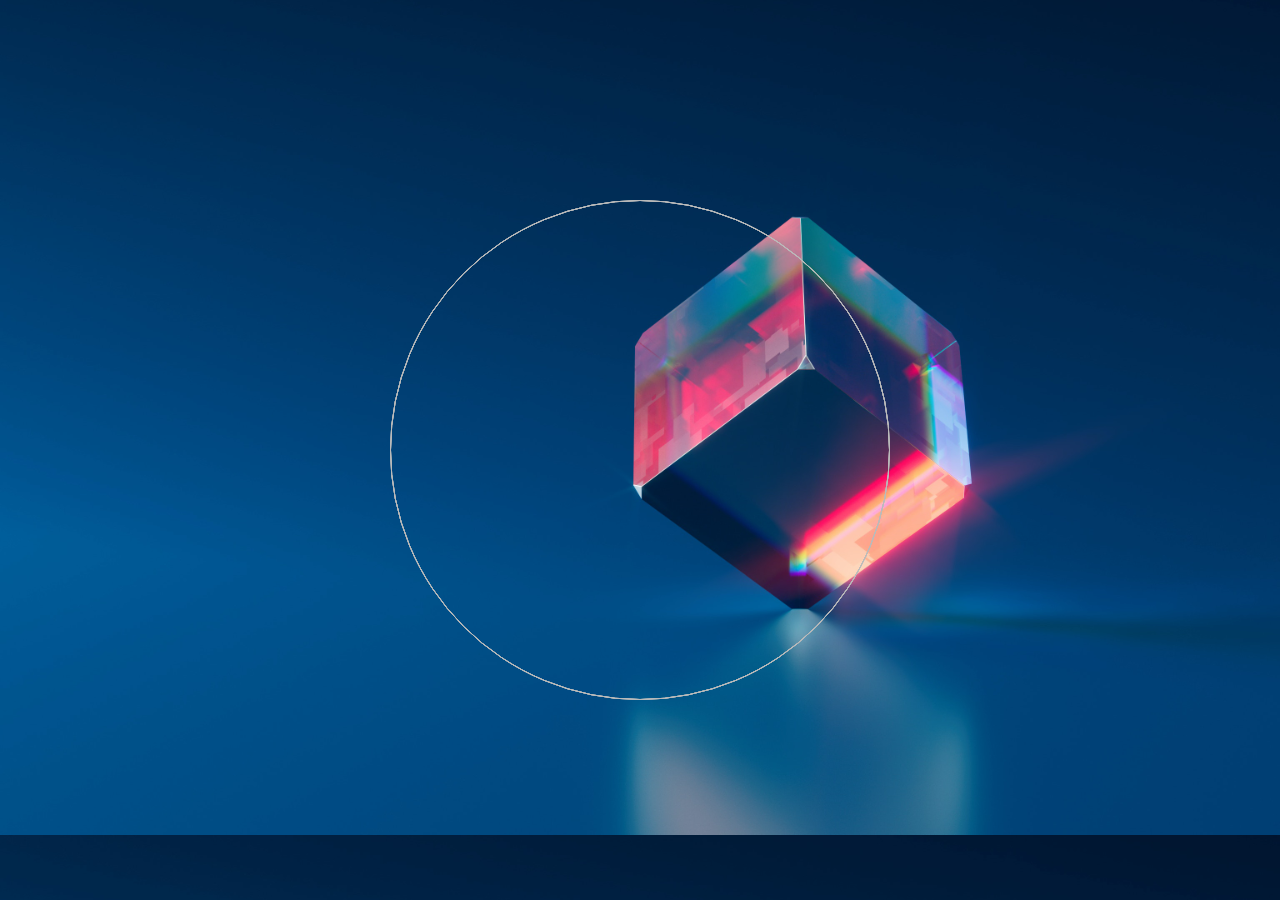
<file: index.html>
<!DOCTYPE html>

<html>
  <head>
    <link rel="stylesheet" href="style.css" />
  </head>
  <body>
    <div class="circle a"></div>
    <div class="circle b"></div>
    <div class="circle c"></div>
    <div class="circle d"></div>
  </body>
</html>
</file>
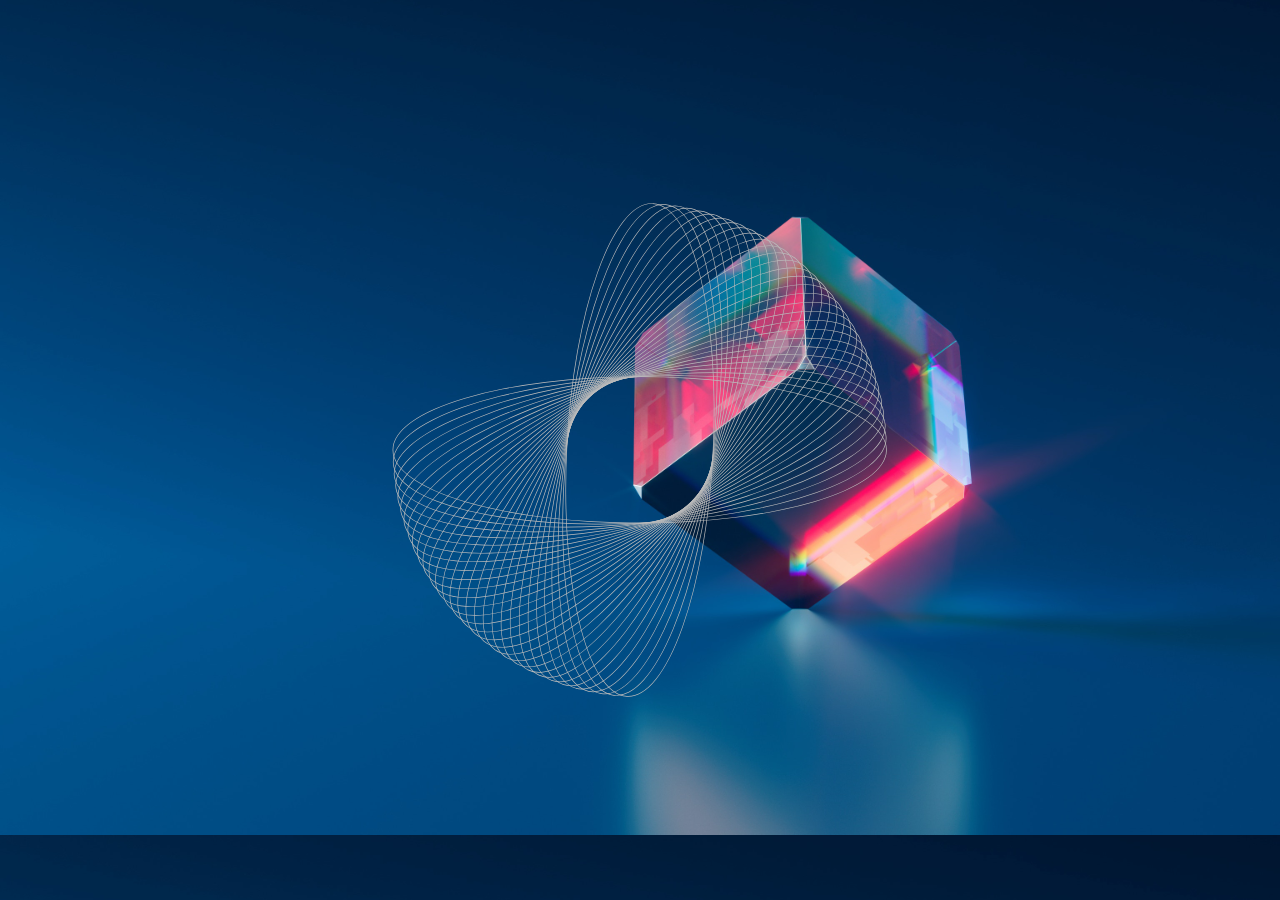
<file: looper v2/index.html>
<!DOCTYPE html>

<html>
  <head>
    <link rel="stylesheet" href="style.css" />
  </head>
  <body>
    <div class="circle n1"></div>
    <div class="circle n2"></div>
    <div class="circle n3"></div>
    <div class="circle n4"></div>
    <div class="circle n5"></div>
    <div class="circle n6"></div>
    <div class="circle n7"></div>
    <div class="circle n8"></div>
    <div class="circle n9"></div>
    <div class="circle n10"></div>
    <div class="circle n11"></div>
    <div class="circle n12"></div>
    <div class="circle n13"></div>
    <div class="circle n14"></div>
    <div class="circle n15"></div>
    <div class="circle n16"></div>
    <div class="circle n17"></div>
    <div class="circle n18"></div>
    <div class="circle n19"></div>
    <div class="circle n20"></div>
    <div class="circle n21"></div>
    <div class="circle n22"></div>
    <div class="circle n23"></div>
    <div class="circle n24"></div>
    <div class="circle n25"></div>
    <div class="circle n26"></div>
    <div class="circle n27"></div>
    <div class="circle n28"></div>
    <div class="circle n29"></div>
    <div class="circle n30"></div>
  </body>
</html>
</file>
<file: style.css>
body {
  background-image: url("./cube.jpg");
  background-clip: border-box;
  background-size: cover;
  background-position-y: -65px;
  display: flex;
  align-items: center;
  justify-content: center;
  height: 100vh;
  padding: 0;
  margin: 0;
  box-sizing: border-box;
}
.circle {
  position: absolute;
  color: red;
  display: flex;
  align-items: center;
  justify-content: center;
  height: 500px;
  width: 500px;
  border: 1px solid #bbb;
  border-radius: 0;
  border-radius: 50%;
  animation-duration: 8s;
  animation-iteration-count: infinite;
  animation-fill-mode: both;
  animation-timing-function: linear;
  animation-direction: normal;
  box-sizing: border-box;
}

.a {
  animation-name: twirl-a;
}

.b {
  animation-name: twirl-b;
}

.c {
  animation-name: twirl-c;
}
.d {
  animation-name: twirl-d;
}

@keyframes twirl-a {
  0% {
    transform: scale(0.6) rotate3D(1, 1, 1, 0deg);
  }
  50% {
    transform: scale(1) rotate3D(1, 1, 1, 380deg);
  }
  100% {
    transform: scale(0.6) rotate3D(1, 1, 1, 1440deg);
  }
}

@keyframes twirl-b {
  0% {
    transform: scale(0.6) rotate3D(1, 1, 1, 0deg);
  }
  50% {
    transform: scale(1) rotate3D(1, 1, 1, 470deg);
  }
  100% {
    transform: scale(0.6) rotate3D(1, 1, 1, 1440deg);
  }
}
@keyframes twirl-c {
  0% {
    transform: scale(0.6) rotate3D(1, 1, 1, 0deg);
  }
  50% {
    transform: scale(1) rotate3D(1, 1, 1, 560deg);
  }
  100% {
    transform: scale(0.6) rotate3D(1, 1, 1, 1440deg);
  }
}
@keyframes twirl-d {
  0% {
    transform: scale(0.6) rotate3D(1, 1, 1, 0deg);
  }
  50% {
    transform: scale(1) rotate3D(1, 1, 1, 630deg);
  }
  100% {
    transform: scale(0.6) rotate3D(1, 1, 1, 1440deg);
  }
}
</file>
<file: looper v2/style.css>
body {
  background-image: url("./cube.jpg");
  background-color: #191941;
  background-clip: border-box;
  background-size: cover;
  background-position-y: -65px;
  display: flex;
  align-items: center;
  justify-content: center;
  height: 100vh;
  padding: 0;
  margin: 0;
  box-sizing: border-box;
}
.circle {
  position: absolute;
  color: red;
  display: flex;
  align-items: center;
  justify-content: center;
  height: 705.59px;
  width: 209.68px;
  border: 1px solid #bbb;
  scale: 0.7;
  border-radius: 0;
  border-radius: 50%;

  box-sizing: border-box;
}
.n1 {
  transform: rotateZ(3deg);
  animation: twirl1 8s both infinite linear normal;
}

.n2 {
  transform: rotateZ(6deg);
  animation: twirl2 8s both infinite linear normal;
}
.n3 {
  transform: rotateZ(9deg);
  animation: twirl3 8s both infinite linear normal;
}
.n4 {
  transform: rotateZ(12deg);
  animation: twirl4 8s both infinite linear normal;
}
.n5 {
  transform: rotateZ(15deg);
  animation: twirl5 8s both infinite linear normal;
}
.n6 {
  transform: rotateZ(18deg);
  animation: twirl6 8s both infinite linear normal;
}
.n7 {
  transform: rotateZ(21deg);
  animation: twirl7 8s both infinite linear normal;
}
.n8 {
  transform: rotateZ(24deg);
  animation: twirl8 8s both infinite linear normal;
}
.n9 {
  transform: rotateZ(27deg);
  animation: twirl9 8s both infinite linear normal;
}
.n10 {
  transform: rotateZ(30deg);
  animation: twirl10 8s both infinite linear normal;
}
.n11 {
  transform: rotateZ(33deg);
  animation: twirl11 8s both infinite linear normal;
}
.n12 {
  transform: rotateZ(36deg);
  animation: twirl12 8s both infinite linear normal;
}
.n13 {
  transform: rotateZ(39deg);
  animation: twirl13 8s both infinite linear normal;
}
.n14 {
  transform: rotateZ(42deg);
  animation: twirl14 8s both infinite linear normal;
}
.n15 {
  transform: rotateZ(45deg);
  animation: twirl15 8s both infinite linear normal;
}
.n16 {
  transform: rotateZ(48deg);
  animation: twirl16 8s both infinite linear normal;
}
.n17 {
  transform: rotateZ(51deg);
  animation: twirl17 8s both infinite linear normal;
}
.n18 {
  transform: rotateZ(54deg);
  animation: twirl18 8s both infinite linear normal;
}
.n19 {
  transform: rotateZ(57deg);
  animation: twirl19 8s both infinite linear normal;
}

.n20 {
  transform: rotateZ(60deg);
  animation: twirl20 8s both infinite linear normal;
}

.n21 {
  transform: rotateZ(63deg);
  animation: twirl21 8s both infinite linear normal;
}

.n22 {
  transform: rotateZ(66deg);
  animation: twirl22 8s both infinite linear normal;
}

.n23 {
  transform: rotateZ(69deg);
  animation: twirl23 8s both infinite linear normal;
}

.n24 {
  transform: rotateZ(72deg);
  animation: twirl24 8s both infinite linear normal;
}

.n25 {
  transform: rotateZ(75deg);
  animation: twirl25 8s both infinite linear normal;
}

.n26 {
  transform: rotateZ(78deg);
  animation: twirl26 8s both infinite linear normal;
}

.n27 {
  transform: rotateZ(81deg);
  animation: twirl27 8s both infinite linear normal;
}

.n28 {
  transform: rotateZ(84deg);
  animation: twirl28 8s both infinite linear normal;
}

.n29 {
  transform: rotateZ(87deg);
  animation: twirl29 8s both infinite linear normal;
}
.n30 {
  transform: rotateZ(90deg);
  animation: twirl30 8s both infinite linear normal;
}

@keyframes twirl1 {
  0% {
  }

  25% {
    transform: rotateZ(-90deg);
  }

  50% {
    transform: rotateZ(3deg);
  }

  75% {
    transform: rotateZ(90deg);
  }

  100% {
    transform: rotateZ(3deg);
  }
}

@keyframes twirl2 {
  0% {
  }

  25% {
    transform: rotateZ(-90deg);
  }

  50% {
    transform: rotateZ(6deg);
  }
  75% {
    transform: rotateZ(90deg);
  }

  100% {
    transform: rotateZ(6deg);
  }
}

@keyframes twirl3 {
  0% {
  }

  25% {
    transform: rotateZ(-90deg);
  }

  50% {
    transform: rotateZ(9deg);
  }
  75% {
    transform: rotateZ(90deg);
  }

  100% {
    transform: rotateZ(9deg);
  }
}

@keyframes twirl4 {
  0% {
  }

  25% {
    transform: rotateZ(-90deg);
  }

  50% {
    transform: rotateZ(12deg);
  }
  75% {
    transform: rotateZ(90deg);
  }

  100% {
    transform: rotateZ(12deg);
  }
}

@keyframes twirl5 {
  0% {
  }

  25% {
    transform: rotateZ(-90deg);
  }

  50% {
    transform: rotateZ(15deg);
  }
  75% {
    transform: rotateZ(90deg);
  }

  100% {
    transform: rotateZ(15deg);
  }
}

@keyframes twirl6 {
  0% {
  }

  25% {
    transform: rotateZ(-90deg);
  }

  50% {
    transform: rotateZ(18deg);
  }
  75% {
    transform: rotateZ(90deg);
  }

  100% {
    transform: rotateZ(18deg);
  }
}

@keyframes twirl7 {
  0% {
  }

  25% {
    transform: rotateZ(-90deg);
  }

  50% {
    transform: rotateZ(21deg);
  }
  75% {
    transform: rotateZ(90deg);
  }

  100% {
    transform: rotateZ(21deg);
  }
}

@keyframes twirl8 {
  0% {
  }

  25% {
    transform: rotateZ(-90deg);
  }

  50% {
    transform: rotateZ(24deg);
  }
  75% {
    transform: rotateZ(90deg);
  }

  100% {
    transform: rotateZ(24deg);
  }
}

@keyframes twirl9 {
  0% {
  }

  25% {
    transform: rotateZ(-90deg);
  }

  50% {
    transform: rotateZ(27deg);
  }
  75% {
    transform: rotateZ(90deg);
  }

  100% {
    transform: rotateZ(27deg);
  }
}

@keyframes twirl10 {
  0% {
  }

  25% {
    transform: rotateZ(-90deg);
  }

  50% {
    transform: rotateZ(30deg);
  }
  75% {
    transform: rotateZ(90deg);
  }

  100% {
    transform: rotateZ(30deg);
  }
}

@keyframes twirl11 {
  0% {
  }

  25% {
    transform: rotateZ(-90deg);
  }

  50% {
    transform: rotateZ(33deg);
  }
  75% {
    transform: rotateZ(90deg);
  }

  100% {
    transform: rotateZ(33deg);
  }
}

@keyframes twirl12 {
  0% {
  }

  25% {
    transform: rotateZ(-90deg);
  }

  50% {
    transform: rotateZ(36deg);
  }
  75% {
    transform: rotateZ(90deg);
  }

  100% {
    transform: rotateZ(36deg);
  }
}

@keyframes twirl13 {
  0% {
  }

  25% {
    transform: rotateZ(-90deg);
  }

  50% {
    transform: rotateZ(39deg);
  }
  75% {
    transform: rotateZ(90deg);
  }

  100% {
    transform: rotateZ(39deg);
  }
}

@keyframes twirl14 {
  0% {
  }

  25% {
    transform: rotateZ(-90deg);
  }

  50% {
    transform: rotateZ(42deg);
  }
  75% {
    transform: rotateZ(90deg);
  }

  100% {
    transform: rotateZ(42deg);
  }
}

@keyframes twirl15 {
  0% {
  }

  25% {
    transform: rotateZ(-90deg);
  }

  50% {
    transform: rotateZ(45deg);
  }
  75% {
    transform: rotateZ(90deg);
  }

  100% {
    transform: rotateZ(45deg);
  }
}

@keyframes twirl16 {
  0% {
  }

  25% {
    transform: rotateZ(-90deg);
  }

  50% {
    transform: rotateZ(48deg);
  }
  75% {
    transform: rotateZ(90deg);
  }

  100% {
    transform: rotateZ(48deg);
  }
}

@keyframes twirl17 {
  0% {
  }

  25% {
    transform: rotateZ(-90deg);
  }

  50% {
    transform: rotateZ(51deg);
  }
  75% {
    transform: rotateZ(90deg);
  }

  100% {
    transform: rotateZ(51deg);
  }
}

@keyframes twirl18 {
  0% {
  }

  25% {
    transform: rotateZ(-90deg);
  }

  50% {
    transform: rotateZ(54deg);
  }
  75% {
    transform: rotateZ(90deg);
  }

  100% {
    transform: rotateZ(54deg);
  }
}

@keyframes twirl19 {
  0% {
  }

  25% {
    transform: rotateZ(-90deg);
  }

  50% {
    transform: rotateZ(57deg);
  }
  75% {
    transform: rotateZ(90deg);
  }

  100% {
    transform: rotateZ(57deg);
  }
}
@keyframes twirl20 {
  0% {
  }

  25% {
    transform: rotateZ(-90deg);
  }

  50% {
    transform: rotateZ(60deg);
  }
  75% {
    transform: rotateZ(90deg);
  }

  100% {
    transform: rotateZ(60deg);
  }
}

@keyframes twirl21 {
  0% {
  }

  25% {
    transform: rotateZ(-90deg);
  }

  50% {
    transform: rotateZ(63deg);
  }
  75% {
    transform: rotateZ(90deg);
  }

  100% {
    transform: rotateZ(63deg);
  }
}

@keyframes twirl22 {
  0% {
  }

  25% {
    transform: rotateZ(-90deg);
  }

  50% {
    transform: rotateZ(66deg);
  }
  75% {
    transform: rotateZ(90deg);
  }

  100% {
    transform: rotateZ(66deg);
  }
}

@keyframes twirl23 {
  0% {
  }

  25% {
    transform: rotateZ(-90deg);
  }

  50% {
    transform: rotateZ(69deg);
  }
  75% {
    transform: rotateZ(90deg);
  }

  100% {
    transform: rotateZ(69deg);
  }
}

@keyframes twirl24 {
  0% {
  }

  25% {
    transform: rotateZ(-90deg);
  }

  50% {
    transform: rotateZ(72deg);
  }
  75% {
    transform: rotateZ(90deg);
  }

  100% {
    transform: rotateZ(72deg);
  }
}

@keyframes twirl25 {
  0% {
  }

  25% {
    transform: rotateZ(-90deg);
  }

  50% {
    transform: rotateZ(75deg);
  }
  75% {
    transform: rotateZ(90deg);
  }

  100% {
    transform: rotateZ(75deg);
  }
}

@keyframes twirl26 {
  0% {
  }

  25% {
    transform: rotateZ(-90deg);
  }

  50% {
    transform: rotateZ(78deg);
  }
  75% {
    transform: rotateZ(90deg);
  }

  100% {
    transform: rotateZ(78deg);
  }
}

@keyframes twirl27 {
  0% {
  }

  25% {
    transform: rotateZ(-90deg);
  }

  50% {
    transform: rotateZ(81deg);
  }
  75% {
    transform: rotateZ(90deg);
  }

  100% {
    transform: rotateZ(81deg);
  }
}

@keyframes twirl28 {
  0% {
  }

  25% {
    transform: rotateZ(-90deg);
  }

  50% {
    transform: rotateZ(84deg);
  }
  75% {
    transform: rotateZ(90deg);
  }

  100% {
    transform: rotateZ(84deg);
  }
}

@keyframes twirl29 {
  0% {
  }

  25% {
    transform: rotateZ(-90deg);
  }

  50% {
    transform: rotateZ(87deg);
  }
  75% {
    transform: rotateZ(90deg);
  }

  100% {
    transform: rotateZ(87deg);
  }
}

@keyframes twirl30 {
  0% {
  }

  25% {
    transform: rotateZ(-90deg);
  }

  50% {
    transform: rotateZ(90deg);
  }
  75% {
    transform: rotateZ(90deg);
  }

  100% {
    transform: rotateZ(90deg);
  }
}
</file>
